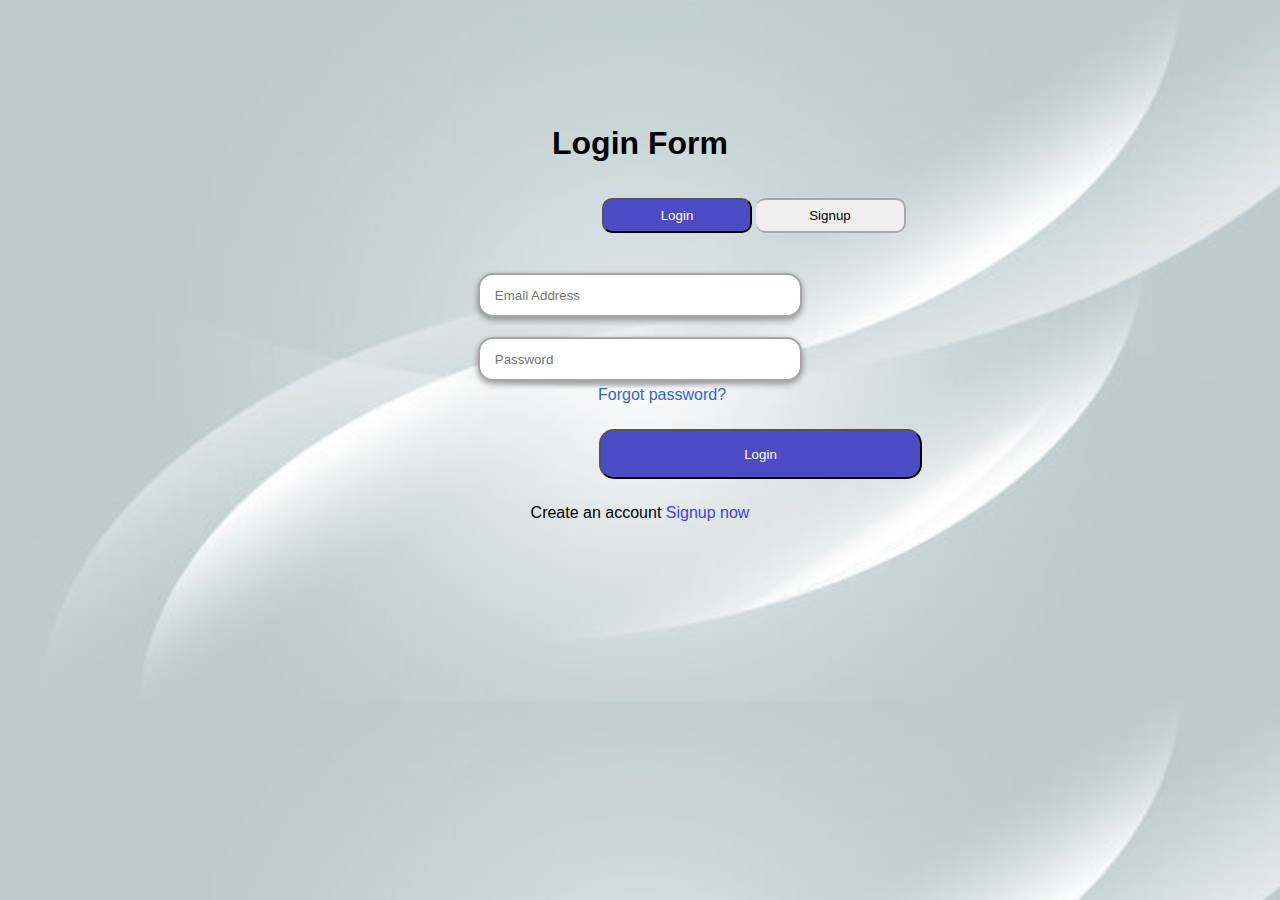
<file: login.html>
<!DOCTYPE html>
<html lang="en">
<head>
    <meta charset="UTF-8">
    <meta name="viewport" content="width=device-width, initial-scale=1.0">
    <title>LOGIN PROJECT</title>
    <link rel="stylesheet" href="login.css">
</head>
<body>
    <h1 class="heading">Login Form</h1>

    <br>
    <br>

    <button class="login">Login</button>
    <button class="signup">Signup</button>

    <div class="mail" >
        <input class="mail1" type="text" placeholder="    Email Address">
    </div>

    <div class="pass" >
        <input class="pass1" type="text" placeholder="    Password">
    </div>
    <p class="forPass">Forgot password?</p>
    
    <button class="login2">Login</button>

    <p class="last">Create an account <span class="span1">Signup now</span></p>
</body>
</html>
</file>
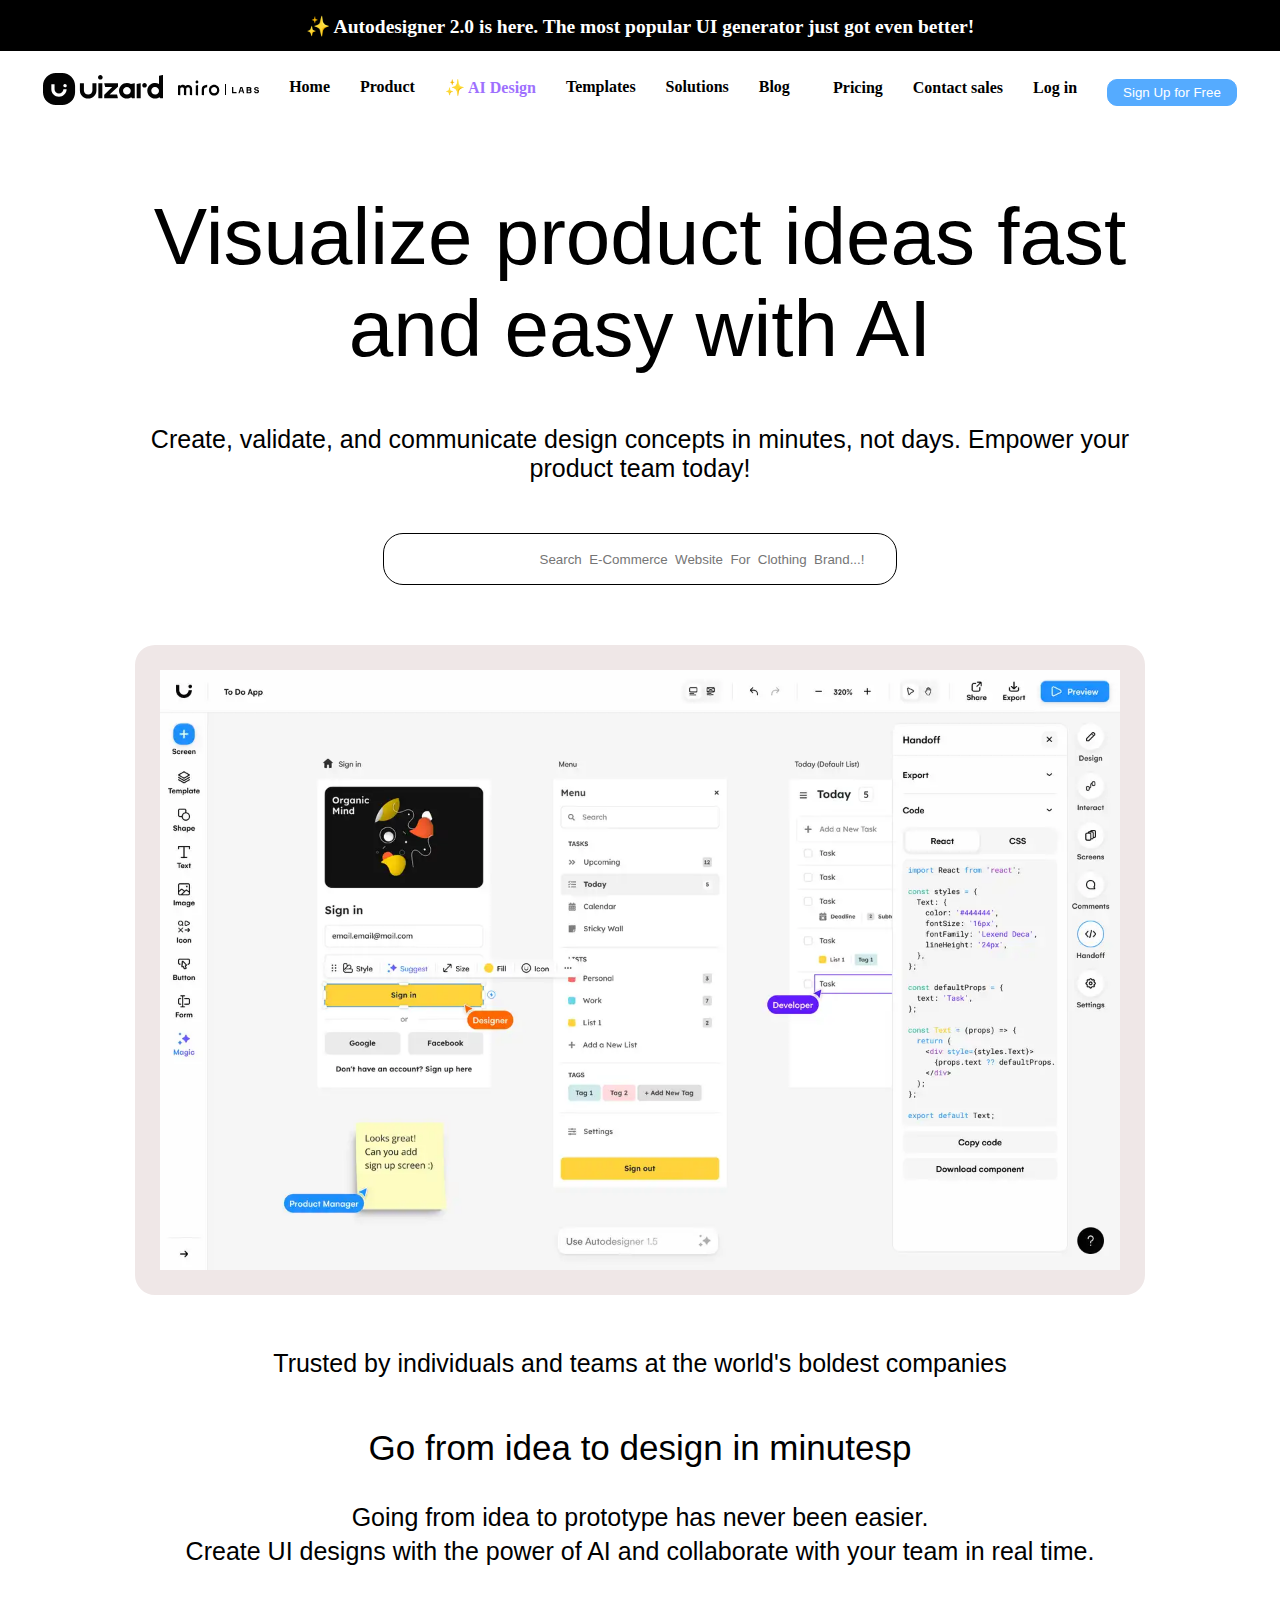
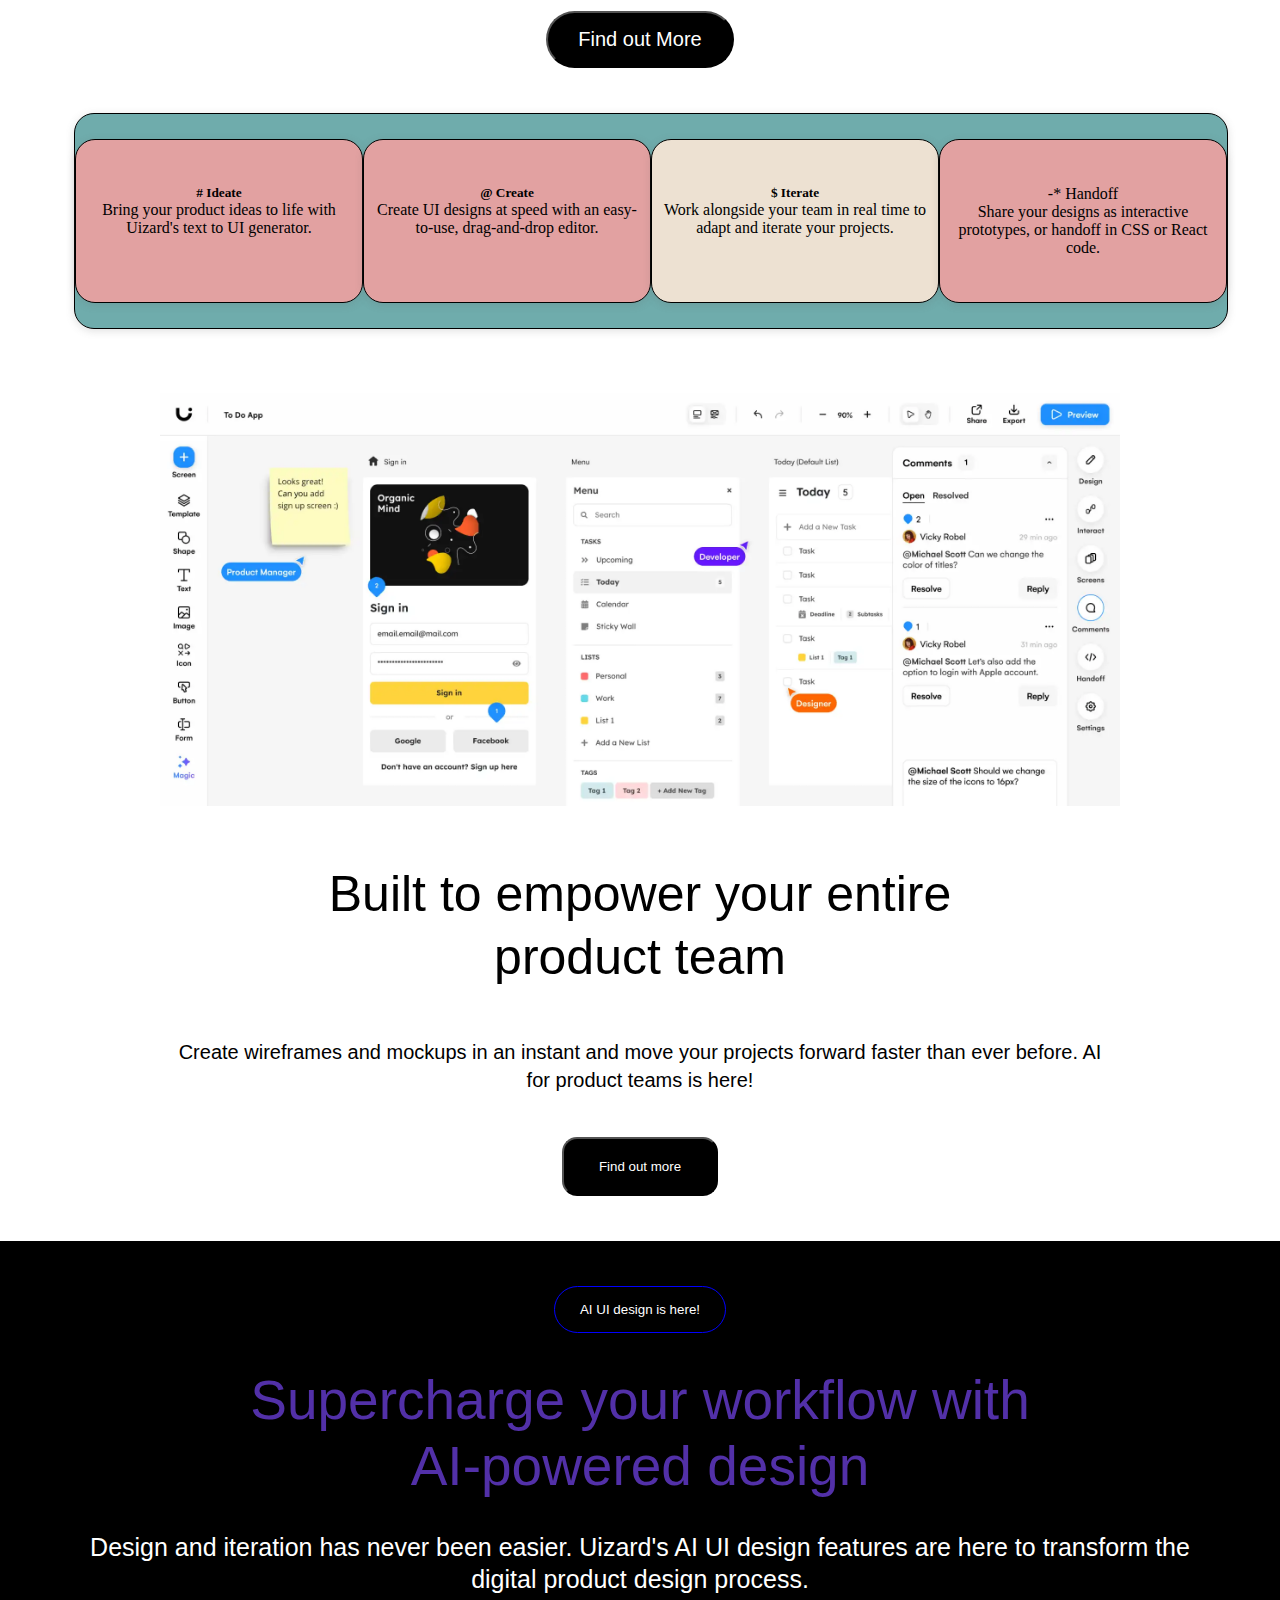
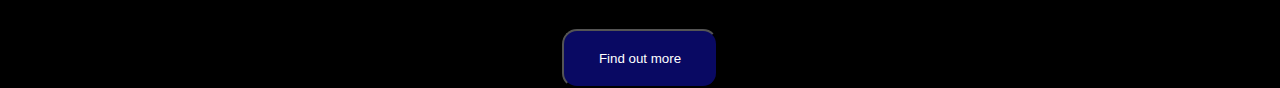
<file: product.html>
<!DOCTYPE html>
<html lang="en">
<head>
    <meta charset="UTF-8">
    <meta name="viewport" content="width=device-width, initial-scale=1.0">
    <title>product</title>
    <link rel="icon" href="Images/producticon.png">
    <link rel="stylesheet" href="product.css">
</head>
<body>
<div class="overAllmainContainer">
    <div class="firstAndSecond"> 
        <div class="firstContainer">
            <h2 style="margin-top: 2px;">✨ Autodesigner 2.0 is here. The most popular UI generator just got even better!</h2>
        </div>
        <div class="secondContainer">
        <div class="secondContainer1">
             <svg class="vizard" width="216" height="32" viewBox="0 0 216 32" fill="none" xmlns="http://www.w3.org/2000/svg">
             <path fill-rule="evenodd" clip-rule="evenodd" d="M12.8342 32H19.2514C26.3394 32 32.0856 26.2691 32.0856 19.2V12.8C32.0856 5.73088 26.3394 0 19.2514 0H12.8342C5.74621 0 0 5.73088 0 12.8V19.2C0 26.2691 5.74621 32 12.8342 32ZM22.0113 10.8801C21.882 10.8801 21.7491 10.8942 21.6147 10.9239C20.9781 11.0647 20.4641 11.5774 20.3229 12.2126C20.0152 13.5963 21.3715 14.7841 22.7807 14.17C23.1349 14.0158 23.423 13.7284 23.5774 13.3755C24.1334 12.1063 23.2161 10.8801 22.0113 10.8801ZM11.2305 11.1358H8.66366C8.48623 11.1358 8.3428 11.2794 8.3428 11.4558V16.1665C8.3428 20.3092 11.7686 23.6801 15.9792 23.6801C20.0778 23.6801 23.433 20.4862 23.6085 16.4951C23.6162 16.3153 23.4667 16.1665 23.286 16.1665H20.7246C20.5559 16.1665 20.4086 16.2932 20.3967 16.4612C20.2408 18.7028 18.3189 20.4801 15.9792 20.4801C13.5375 20.4801 11.5514 18.5451 11.5514 16.1665V11.4558C11.5514 11.2794 11.4076 11.1358 11.2305 11.1358ZM97.3047 10.2501C97.5065 10.2014 97.7009 10.3541 97.7009 10.5611V24.9608C97.7009 25.1378 97.5572 25.2808 97.3801 25.2808H94.0111C93.834 25.2808 93.6902 25.1378 93.6902 24.9608V11.372C93.6902 11.2242 93.7916 11.0958 93.9357 11.061L97.3047 10.2501ZM119.605 1.92947C119.807 1.88179 120.001 2.03443 120.001 2.24115V24.9608C120.001 25.1375 119.857 25.2808 119.68 25.2808H117.501C117.407 25.2808 117.318 25.2402 117.257 25.1695L116.495 24.2837C115.247 25.1151 113.749 25.6008 112.14 25.6008C107.514 25.6008 103.81 21.597 104.327 16.8824C104.714 13.3493 107.517 10.4744 111.048 9.99507C112.852 9.75027 114.559 10.124 115.99 10.9295V3.03923C115.99 2.89107 116.092 2.76211 116.236 2.72819L119.605 1.92947ZM115.958 18.2619C116.278 15.7538 114.153 13.6344 111.638 13.9528C109.924 14.1698 108.539 15.5503 108.321 17.26C108.001 19.7682 110.126 21.8875 112.641 21.5691C114.355 21.3522 115.74 19.9717 115.958 18.2619ZM101.551 9.92086C102.836 9.92086 103.877 10.9596 103.877 12.2409C103.877 13.5221 102.836 14.5609 101.551 14.5609C100.266 14.5609 99.225 13.5221 99.225 12.2409C99.225 10.9596 100.266 9.92086 101.551 9.92086ZM59.0377 10.2409C59.2149 10.2409 59.3586 10.3842 59.3586 10.5609V24.9609C59.3586 25.1378 59.2149 25.2809 59.0377 25.2809H55.6688C55.4916 25.2809 55.3479 25.1378 55.3479 24.9609V10.5609C55.3479 10.3842 55.4916 10.2409 55.6688 10.2409H59.0377ZM57.3532 1.92086C58.638 1.92086 59.6795 2.95958 59.6795 4.24086C59.6795 5.52214 58.638 6.56086 57.3532 6.56086C56.0685 6.56086 55.027 5.52214 55.027 4.24086C55.027 2.95958 56.0685 1.92086 57.3532 1.92086ZM74.6795 10.2409C74.8566 10.2409 75.0003 10.3842 75.0003 10.5609V13.621C75.0003 13.71 74.9628 13.7954 74.897 13.8559L66.6581 21.4409H73.7872C73.9344 21.4409 74.0628 21.541 74.0984 21.6834L74.9005 24.8834C74.9512 25.0853 74.7982 25.2809 74.5893 25.2809H73.165H61.5244C61.3473 25.2809 61.2035 25.1378 61.2035 24.9609V21.901C61.2035 21.8117 61.2411 21.7266 61.3068 21.6658L69.2249 14.0809H62.4167C62.2694 14.0809 62.1411 13.981 62.1054 13.8386L61.3033 10.6386C61.2526 10.4367 61.4057 10.2409 61.6145 10.2409H63.5393H74.6795ZM91.3688 10.2501C91.5709 10.2015 91.7651 10.3541 91.7651 10.5612V24.9609C91.7651 25.1378 91.6213 25.2809 91.4442 25.2809H89.2669C89.1725 25.2809 89.0827 25.2396 89.0217 25.1676L88.2684 24.278C87.0189 25.1129 85.5177 25.6009 83.9041 25.6009C79.5693 25.6009 76.0431 22.0837 76.0431 17.7609C76.0431 13.438 79.5693 9.92086 83.9041 9.92086C85.3993 9.92086 86.7985 10.3397 87.9895 11.0655C87.9915 11.065 87.9933 11.0641 87.995 11.0631L87.9973 11.062L87.9998 11.061L91.3688 10.2501ZM83.9041 21.6009C86.0272 21.6009 87.7543 19.8783 87.7543 17.7609C87.7543 15.6434 86.0272 13.9209 83.9041 13.9209C81.781 13.9209 80.0538 15.6434 80.0538 17.7609C80.0538 19.8783 81.781 21.6009 83.9041 21.6009ZM53.1019 10.2409C53.279 10.2409 53.4228 10.3842 53.4228 10.5609V17.4409C53.4228 21.9404 49.7162 25.6009 45.1607 25.6009C40.6052 25.6009 36.8987 21.9404 36.8987 17.4409V10.5609C36.8987 10.3842 37.0424 10.2409 37.2195 10.2409H40.5885C40.7656 10.2409 40.9094 10.3842 40.9094 10.5609V17.4409C40.9094 19.7346 42.8165 21.6009 45.1607 21.6009C47.5049 21.6009 49.4121 19.7346 49.4121 17.4409V10.5609C49.4121 10.3842 49.5558 10.2409 49.7329 10.2409H53.1019ZM152.933 10.0491C152.373 9.47985 152.373 8.53725 152.933 7.98729C153.493 7.41765 154.421 7.41765 154.981 7.98729C155.541 8.53725 155.541 9.47985 154.981 10.0491C154.421 10.6186 153.493 10.6186 152.933 10.0491ZM162.874 12.0567L164.187 11.8407V14.2557L162.874 14.5004C161.745 14.7186 161.02 15.3087 161.02 16.6154V22.347L158.741 21.8757V16.265C158.741 13.4689 160.368 12.6372 162.874 12.0567ZM149.119 22.3699L146.84 21.8988V15.9286C146.84 14.9074 146.106 14.181 145.024 14.181C143.943 14.181 143.209 14.9074 143.209 15.9286V22.3699L140.93 21.8988V15.9286C140.93 14.9074 140.196 14.181 139.114 14.181C138.013 14.181 137.279 14.9074 137.279 15.9286V22.3699L135 21.8988V12.5313L137.279 12.0796V13.1402C137.916 12.3546 138.882 11.8638 139.983 11.8638C140.756 11.8638 141.702 12.1581 142.494 12.9241C143.267 12.1581 144.116 11.8833 145.198 11.8833C146.801 11.8833 149.119 12.983 149.119 16.0269V22.3699ZM171.114 22.436C173.967 22.436 176.303 20.0607 176.303 17.1402C176.303 14.239 173.967 11.8638 171.114 11.8638C168.241 11.8638 165.905 14.239 165.905 17.1402C165.905 20.0607 168.241 22.436 171.114 22.436ZM168.088 17.1402C168.088 18.8535 169.447 20.2358 171.114 20.2358C172.779 20.2358 174.12 18.8535 174.12 17.1402C174.12 15.4462 172.779 14.0833 171.114 14.0833C169.447 14.0833 168.088 15.4462 168.088 17.1402ZM152.798 21.8988L155.077 22.436V11.9935L152.798 12.4646V21.8988ZM213.45 13.9678C214.783 13.9678 215.729 14.6574 215.858 15.7695H214.551C214.439 15.2782 214.069 15.0713 213.432 15.0713C212.89 15.0713 212.426 15.2868 212.426 15.7695C212.426 16.1747 212.77 16.3212 213.192 16.3989L214.335 16.6057C215.299 16.7781 216.004 17.3039 216.004 18.4074C216.004 19.4332 215.204 20.347 213.536 20.347C211.987 20.347 211.032 19.5712 210.912 18.3557H212.22C212.331 19.0367 212.925 19.2436 213.587 19.2436C214.258 19.2436 214.714 18.959 214.714 18.4676C214.714 17.985 214.387 17.7867 213.88 17.7005L212.71 17.4936C211.695 17.3125 211.136 16.735 211.136 15.8127C211.136 14.7954 211.962 13.9678 213.45 13.9678ZM190.282 14.0801V19.0627H193.533V20.2351H189V14.0801H190.282ZM201.314 20.2351H200.015L199.517 18.5714H197.177L196.678 20.2351H195.414L197.366 14.0801H199.353L201.314 20.2351ZM198.527 15.3128H198.149L197.504 17.4508H199.172L198.527 15.3128ZM207.808 17.1232V16.9507C208.204 16.7525 208.453 16.2697 208.453 15.7094C208.453 14.8301 207.791 14.0801 206.432 14.0801H203.55V20.2351H206.509C207.963 20.2351 208.625 19.4765 208.625 18.4507C208.625 17.8386 208.247 17.3041 207.808 17.1232ZM206.277 16.5197H204.832V15.149H206.268C206.845 15.149 207.137 15.3732 207.137 15.83C207.137 16.2956 206.853 16.5197 206.277 16.5197ZM206.32 19.1404H204.832V17.5973H206.337C206.991 17.5973 207.309 17.8645 207.309 18.3817C207.309 18.8989 206.956 19.1404 206.32 19.1404ZM182 11V22H183V11H182Z" fill="#030303"/>
            </svg>
            
            <a class="fontC" style="margin-top: 5px;">Home</a>
            <a class="fontC" style="margin-top: 5px;">Product</a>
            <a class="fontC" style="margin-top: 5px;"><span style="color: rgba(158,112,254,255);">✨ AI Design</span></a>
            <a class="fontC" style="margin-top: 5px;">Templates</a>
            <a class="fontC" style="margin-top: 5px;">Solutions</a>
            <a class="fontC" style="margin-top: 5px;">Blog</a>
        </div> 
        
        <div class="secondContainer2">
            <a class="fontC">Pricing</a>
            <a class="fontC">Contact sales </a>
            <a class="fontC">Log in</a>

            <button class="Signupbut">Sign Up for Free</button>
        </div>
    </div> 

    <div class="secondLine">
         <p class="secondLine1">Visualize product ideas fast</p>
         <p class="secondLine1">and easy with AI</p>
    </div>

    <div class="thirdLine">
        <p class="thirdLine1">Create, validate, and communicate design concepts in minutes, not days. Empower your</p>
        <p class="thirdLine1">product team today!</p>
    </div>

    <div class="inputDiv">
        <input type="text" class="input" placeholder="                                          Search  E-Commerce  Website  For  Clothing  Brand...!">
      </div>

      <div class="firstImgdiv">
        <img class="firstImg1" src="Images/product.firstimg.webp"  width="75%" height="75%">

      </div>

      <p class="thirdLine thirdLine1">Trusted by individuals and teams at the world's boldest companies</p>

      <p class="fifthLine">Go from idea to design in minutesp</p>

      <p class="sixthLine">Going from idea to prototype has never been easier.</p>
      <p class="sixthLine" style="margin-top: 5px;">Create UI designs with the power of AI and collaborate with your team in real time.</p>
    <div class="fomBut">
      <button class="fomBut1">Find out More</button>
    </div>


    <div class="mainBox" > 
    <div class="card" style="width: 18rem;display: flex;">
        <div class="card-body">
          <h5 class="card-title"># Ideate</h5>
          <p class="card-text">Bring your product ideas to life with Uizard's text to UI generator.</p>
        </div>
      </div>

      <div class="card" style="width: 18rem;display: flex;">
        <div class="card-body">
          <h5 class="card-title">@ Create</h5>
          <p class="card-text">Create UI designs at speed with an easy-to-use, drag-and-drop editor.</p>
        </div>
      </div>

      <div class="card card3" style="width: 18rem;display: flex;">
        <div class="card-body">
          <h5 class="card-title">$ Iterate</h5>
          <p class="card-text">Work alongside your team in real time to adapt and iterate your projects.</p>
        </div>
      </div>


      <div class="card" style="width: 18rem; ">
        <div class="card-body">
          <h5 class="card-title"></h5>-* Handoff</h5>
          <p class="card-text">Share your designs as interactive prototypes, or handoff in CSS or React code.</p>
        </div>
      </div>
    </div> 

    <div class="cardImg">
        <img src="Images/cardIMG - Copy.webp" width="75%" height="75%" >
    </div>

    <p class="seventhLine">Built to empower your entire</p>
    <p class="seventhLine" style="margin-top: 5px;">product team</p>

    <p class="eightLine">Create wireframes and mockups in an instant and move your projects forward faster than ever before. AI</p>
    <p class="eightLine"style="margin-top: 5px;" >for product teams is here!</p>
    <div class="FindButton">
    <button class="FindButton1">Find out more</button>
    </div>

    <div class="blackDiv" style="background-color: black;">
      
       <button class="likeButton">AI UI design is here!</button>

       <p class="blackPara1">Supercharge your workflow with</p>
       <p style="margin-top: 2px;" class="blackPara1">AI-powered design</p>
       <p class="blackPara2">Design and iteration has never been easier. Uizard's AI UI design features are here to transform the</p>
       <p style="margin-top: 3px;" class="blackPara2" >digital product design process.</p>
       <button class="FindButton1" style="margin-top: 35px; background-color: rgb(9, 9, 99); ">Find out more</button>
   </div>

    

    





</div>  
</body>
</html>
</file>
<file: login.css>
*{
    padding: 0px;
    margin: 0px;
}

body{
    background-image: url(Images/loginbg.jpg);
    background-size: cover;
}

.heading{
    margin-top: 30px;
    text-align: center;
    margin-top: 125px;
    font-family: 'Lucida Sans', 'Lucida Sans Regular', 'Lucida Grande', 'Lucida Sans Unicode', Geneva, Verdana, sans-serif;
    
}

.login{
    width: 150px;
    height: 35px;

    background-color: rgb(75, 75, 198);
    color: white;
    border-radius: 10px;
    margin-left: 602px;
    cursor: pointer;
}

.signup{
    width: 150px;
    height: 35px;
    border: 2px;
    border-color: darkgrey;
    border-style: solid;
    border-radius: 10px;
    border-left: 10px;
    cursor: pointer;
}

.mail{
    text-align: center;
    margin-top: 40px;
}

.mail1{
    width: 320px;
    height: 40px;
    border: 2px;
    border-color: rgb(168, 165, 165);
    border-style: solid;
    border-radius: 15px;   
    box-shadow: rgba(0, 0, 0, 0.16) 0px 3px 6px, rgba(0, 0, 0, 0.23) 0px 3px 6px;
}


.pass{
    text-align: center;
    margin-top: 20px;
}

.pass1{
    width: 320px;
    height: 40px;
    border: 2px;
    border-color: rgb(168, 165, 165);
    border-style: solid;
    border-radius: 15px;   
    box-shadow: rgba(0, 0, 0, 0.16) 0px 3px 6px, rgba(0, 0, 0, 0.23) 0px 3px 6px;
}

.forPass{
    color: rgb(47, 98, 227);
    font-family: 'Trebuchet MS', 'Lucida Sans Unicode', 'Lucida Grande', 'Lucida Sans', Arial, sans-serif;
    margin-left: 598px;
    cursor: pointer;
    margin-top: 5px;
}

.login2{
    background-color: rgb(75, 75, 198);
    color: white;
    margin-top: 25px;
    margin-left: 599px;
    width: 323px;
    height: 50px;
    border-radius: 15px;
    cursor: pointer;
}

.last{
    margin-top: 25px;
    text-align: center;
    font-family: 'Trebuchet MS', 'Lucida Sans Unicode', 'Lucida Grande', 'Lucida Sans', Arial, sans-serif;
    cursor: pointer;
}

.span1{
    color: rgb(65, 65, 222);
    cursor: pointer;
}
</file>
<file: product.css>
*{
    padding: 0px;
    margin: 0px;
}



.firstContainer{
    background-color: black;
    color: white;
    text-align: center;
    padding: 13px;
    font-size: small;
}

.secondContainer{
    display: flex;
    justify-content: space-evenly;

}

.secondContainer1{
    display: flex;
    margin-top: 22px;
    gap: 30px;
    font-size: 600;
    cursor: pointer;
}
.secondContainer2{
    display: flex;
    margin-top: 28px;
    gap: 30px;
    cursor: pointer;
}

.fontC{
    font-weight: 700;
    text-decoration: none;
    color: black;
}
.Signupbut{
    background-color: rgba(85,171,255,255);
    color: white;
    padding: 5px 15px 5px 15px;
    border: 1px rgba(85,171,255,255) solid ;
    border-radius: 10px;
    margin-bottom: 5px;
}

.secondLine{
    margin-top: 80px;
}

.secondLine1{
    text-align: center;
    font-family: 'Gill Sans', 'Gill Sans MT', Calibri, 'Trebuchet MS', sans-serif;
    font-size: 80px;

}

.thirdLine{
    margin-top: 50px;
}

.thirdLine1{
    text-align: center;
    font-family: 'Gill Sans', 'Gill Sans MT', Calibri, 'Trebuchet MS', sans-serif;
    font-size: 25px;
}


.inputDiv{
    text-align: center;
    margin-top: 50px;
}

.input{
    width: 40%;
    height: 50px;
    border-radius: 20px;
    border: 1px white solid;
    border: 1px black solid;
}

.firstImgdiv{
    text-align: center;
    margin-top: 60px;
}

.firstImg1{
     border: 25px rgb(239, 231, 231) solid;
     border-radius: 20px;
}

.fifthLine{
    margin-top: 50px;
    text-align: center;
    font-family: 'Gill Sans', 'Gill Sans MT', Calibri, 'Trebuchet MS', sans-serif;
    font-size: 35px;
}

.sixthLine{
    margin-top: 35px;
    text-align: center;
    font-family: 'Gill Sans', 'Gill Sans MT', Calibri, 'Trebuchet MS', sans-serif;
    font-size: 25px;
}
.fomBut{
    text-align: center;
}
.fomBut1{
    text-align: center;
    margin-top: 45px;
    background-color: black;
    color: white;
    padding: 15px 30px 15px 30px;
    font-size: 20px;
    border-radius: 45px;

}

.mainBox{
    border: 1px black solid;
    margin-top: 45px;
    text-align: center;
    display: flex;
    width: 90%;
    justify-content: space-evenly;
    margin-left: 74px;
    box-shadow: rgba(99, 99, 99, 0.2) 0px 2px 8px 0px;
    border-radius: 20px;
    background-color: rgb(111, 172, 172);
}

.card{
    border: 1px black solid;
    background-color: rgb(226, 161, 161);
    margin-top: 25px;
    margin-bottom: 25px;
    padding: 45px 10px 45px 10px;
    border-radius: 20px;
    box-shadow: rgba(99, 99, 99, 0.2) 0px 2px 8px 0px;
}

.card3{
    background-color: rgb(237, 225, 210);
}

.cardImg{
    margin-top: 5%;
    text-align: center;
    border-radius: 25px;
}

.seventhLine{
    text-align: center;
    margin-top: 55px;
    font-family: 'Gill Sans', 'Gill Sans MT', Calibri, 'Trebuchet MS', sans-serif;
    font-size: 50px;
}

.eightLine{
    text-align: center;
    margin-top: 55px;
    font-family: 'Gill Sans', 'Gill Sans MT', Calibri, 'Trebuchet MS', sans-serif;
    font-size: 20px;
}

.FindButton{
    text-align: center;
    margin-top: 45px;
}


.FindButton1{
    padding: 20px 35px 20px 35px;
    background-color: black;
    color: white;
    border-radius: 15px;
}

.likeButton{
    color: white;
    background-color: black;
    border: 1px blue solid;
    text-align: center;
}

.blackDiv{
    margin-top: 45px;
    text-align: center;
}
.likeButton{
    margin-top: 45px;
    padding: 15px 25px 15px 25px;
    border-radius: 35px;
}

.blackPara1{
    text-align: center;
    margin-top: 35px;
    color: rgb(82, 48, 168);
    font-family: 'Gill Sans', 'G ill Sans MT', Calibri, 'Trebuchet MS', sans-serif;
    font-size: 55px;
}

.blackPara2{
    text-align: center;
    margin-top: 35px;
    color:white;
    font-family: 'Gill Sans', 'G ill Sans MT', Calibri, 'Trebuchet MS', sans-serif;
    font-size: 25px;
}
</file>
